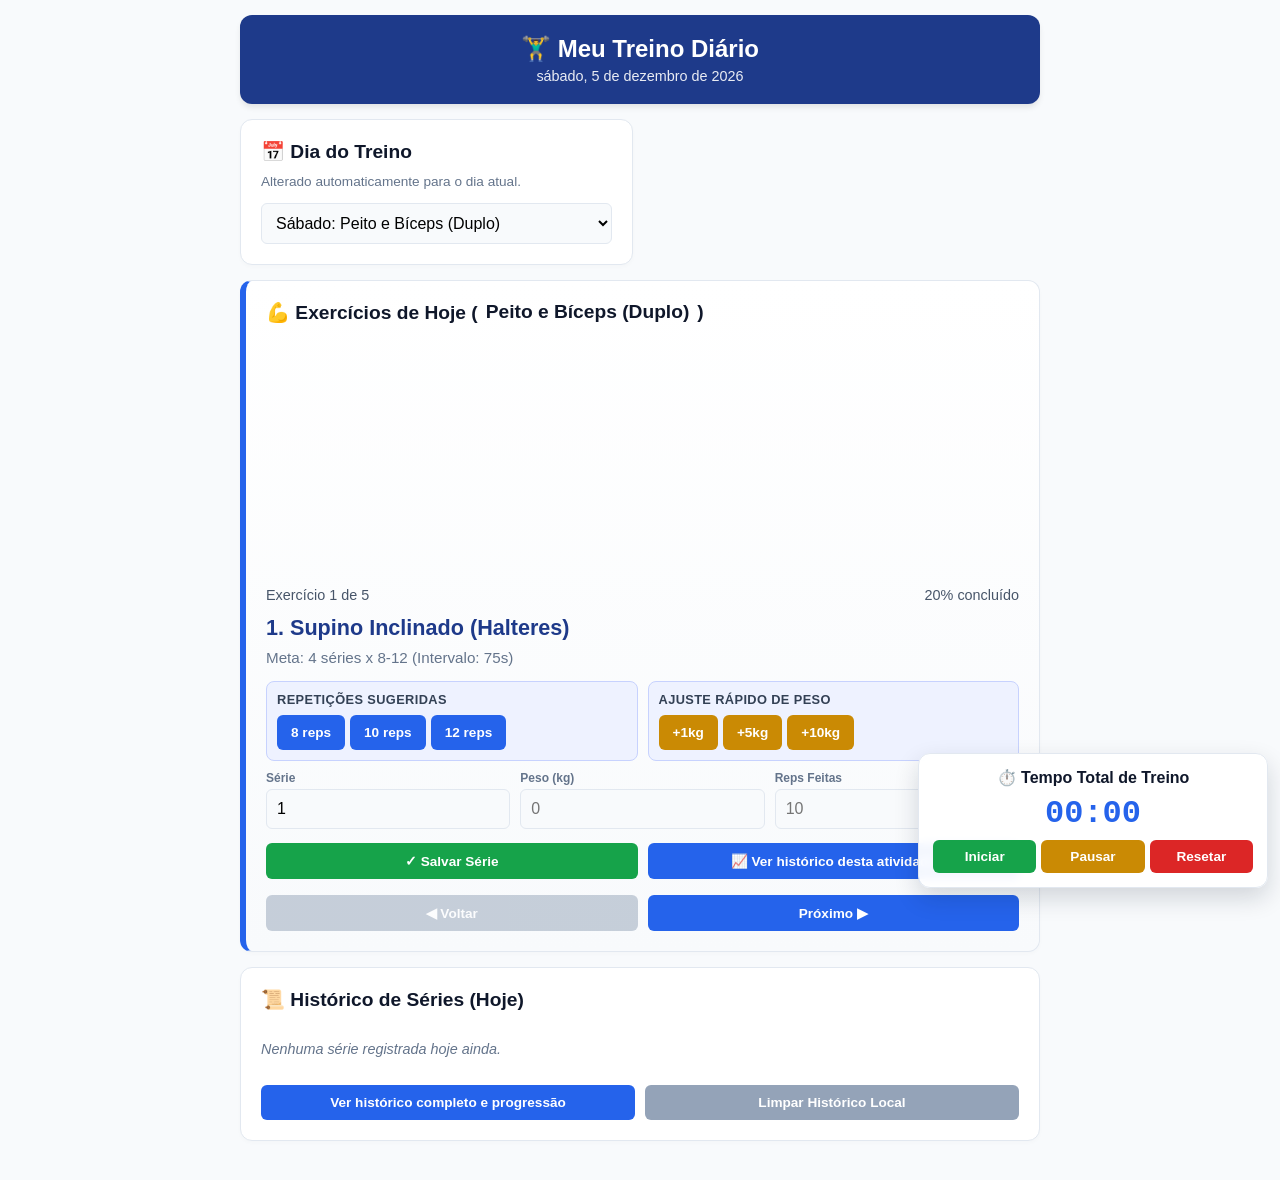
<file: index.html>
<!DOCTYPE html>
<html lang="pt-BR">
<head>
    <meta charset="UTF-8">
    <meta name="viewport" content="width=device-width, initial-scale=1.0">
    <title>Meu Treino Diário — Evolução</title>
    <style>
        :root {
            --primary: #1e3a8a;
            --secondary: #2563eb;
            --success: #16a34a;
            --danger: #dc2626;
            --warning: #ca8a04;
            --background: #f8fafc;
            --surface: #ffffff;
            --text: #0f172a;
            --border: #e2e8f0;
        }

        body {
            font-family: -apple-system, BlinkMacSystemFont, "Segoe UI", Roboto, sans-serif;
            background-color: var(--background);
            color: var(--text);
            margin: 0;
            padding: 15px;
        }

        .hidden { display: none !important; }

        .container {
            max-width: 800px;
            margin: 0 auto;
        }

        header {
            background: var(--primary);
            color: white;
            padding: 20px;
            border-radius: 12px;
            text-align: center;
            margin-bottom: 15px;
            box-shadow: 0 4px 6px -1px rgba(0,0,0,0.1);
        }

        header h1 { margin: 0; font-size: 1.5rem; }
        header p { margin: 5px 0 0 0; opacity: 0.9; font-size: 0.9rem; }

        .card {
            background: var(--surface);
            padding: 20px;
            border-radius: 12px;
            box-shadow: 0 2px 4px rgba(0,0,0,0.02);
            margin-bottom: 15px;
            border: 1px solid var(--border);
        }

        h2 { margin-top: 0; font-size: 1.2rem; display: flex; align-items: center; gap: 8px; }

        .dashboard-grid {
            display: grid;
            grid-template-columns: 1fr;
            gap: 15px;
        }

        @media(min-width: 480px) {
            .dashboard-grid { grid-template-columns: 1fr 1fr; }
        }

        select, input {
            width: 100%;
            padding: 10px;
            border: 1px solid var(--border);
            border-radius: 6px;
            font-size: 1rem;
            background: var(--background);
            box-sizing: border-box;
        }

        body {
            padding-bottom: 170px;
        }

        .floating-timer {
            position: fixed;
            right: 12px;
            bottom: 12px;
            width: min(340px, calc(100vw - 24px));
            padding: 14px;
            border-radius: 12px;
            border: 1px solid var(--border);
            background: rgba(255, 255, 255, 0.95);
            backdrop-filter: blur(4px);
            box-shadow: 0 10px 25px rgba(15, 23, 42, 0.16);
            z-index: 900;
        }

        .floating-timer h2 {
            margin-bottom: 8px;
            font-size: 1rem;
            justify-content: center;
        }

        @media(min-width: 768px) {
            body { padding-bottom: 24px; }
            .floating-timer { width: 320px; }
        }

        .timer-display {
            font-family: monospace;
            font-size: 2rem;
            font-weight: bold;
            color: var(--secondary);
            margin-bottom: 8px;
            text-align: center;
        }
        .btn-group {
            display: flex;
            gap: 5px;
            justify-content: center;
            flex-wrap: wrap;
        }

        .floating-timer .btn-group button {
            flex: 1 1 94px;
            padding: 9px 10px;
        }

        button {
            padding: 10px 14px;
            border: none;
            border-radius: 6px;
            font-weight: bold;
            cursor: pointer;
            font-size: 0.85rem;
            transition: opacity 0.2s;
        }
        button:hover { opacity: 0.9; }
        button:disabled { opacity: 0.5; cursor: not-allowed; }

        .btn-primary { background: var(--secondary); color: white; }
        .btn-success { background: var(--success); color: white; }
        .btn-danger { background: var(--danger); color: white; }
        .btn-warning { background: var(--warning); color: white; }
        .btn-muted { background: #94a3b8; color: white; }

        .exercise-stepper-card {
            min-height: 70vh;
            display: flex;
            flex-direction: column;
            justify-content: space-between;
            border-left: 6px solid var(--secondary);
            background: linear-gradient(180deg, #ffffff 0%, #f8fafc 100%);
        }

        .exercise-progress {
            display: flex;
            justify-content: space-between;
            align-items: center;
            gap: 12px;
            font-size: 0.9rem;
            color: #475569;
            margin-bottom: 12px;
        }

        .exercise-name {
            font-size: 1.35rem;
            font-weight: 700;
            margin-bottom: 8px;
            color: var(--primary);
        }

        .exercise-meta {
            font-size: 0.95rem;
            color: #64748b;
            margin-bottom: 15px;
        }

        .quick-actions {
            display: grid;
            grid-template-columns: 1fr;
            gap: 10px;
            margin-bottom: 10px;
        }

        @media(min-width: 600px) {
            .quick-actions { grid-template-columns: 1fr 1fr; }
        }

        .quick-box {
            background: #eef2ff;
            border: 1px solid #c7d2fe;
            border-radius: 8px;
            padding: 10px;
        }

        .quick-box strong {
            display: block;
            margin-bottom: 8px;
            font-size: 0.8rem;
            text-transform: uppercase;
            color: #334155;
            letter-spacing: 0.03em;
        }

        .quick-box .btn-group { justify-content: flex-start; }

        .log-inputs {
            display: grid;
            grid-template-columns: repeat(3, minmax(0, 1fr));
            gap: 10px;
            align-items: end;
        }

        .log-inputs label {
            display: block;
            font-size: 0.75rem;
            font-weight: bold;
            margin-bottom: 4px;
            color: #64748b;
        }

        .save-row {
            margin-top: 14px;
            display: flex;
            gap: 10px;
            flex-wrap: wrap;
        }

        .save-row button { flex: 1; min-width: 130px; }

        .stepper-controls {
            display: flex;
            justify-content: space-between;
            gap: 10px;
            margin-top: 16px;
        }

        .stepper-controls button { flex: 1; }

        .history-list {
            max-height: 220px;
            overflow-y: auto;
            font-size: 0.9rem;
        }

        .history-item {
            display: flex;
            justify-content: space-between;
            gap: 8px;
            padding: 8px 0;
            border-bottom: 1px solid var(--border);
        }

        .history-item:last-child { border: none; }

        .filter-grid {
            display: grid;
            grid-template-columns: 1fr;
            gap: 10px;
        }

        @media(min-width: 620px) {
            .filter-grid { grid-template-columns: 1fr 1fr 1fr; }
        }

        .progression-card {
            background: #f8fafc;
            border: 1px solid var(--border);
            border-radius: 8px;
            padding: 10px;
            margin-bottom: 8px;
        }

        .progression-card strong { color: var(--primary); }

        #intervalOverlay {
            display: none;
            position: fixed;
            top: 0; left: 0; width: 100%; height: 100%;
            background: rgba(15, 23, 42, 0.9);
            color: white;
            z-index: 1000;
            justify-content: center;
            align-items: center;
            flex-direction: column;
        }

        #intervalCount {
            font-size: 5rem;
            font-family: monospace;
            font-weight: bold;
            color: #38bdf8;
        }
    </style>
</head>
<body>

<div class="container" id="mainScreen">
    <header>
        <h1 id="pageTitle">🏋️‍♂️ Meu Treino Diário</h1>
        <p id="currentDateDisplay">Carregando data...</p>
    </header>

    <div class="dashboard-grid">
        <div class="card">
            <h2>📅 Dia do Treino</h2>
            <p style="font-size: 0.85rem; margin-top:-5px; color:#64748b;">Alterado automaticamente para o dia atual.</p>
            <select id="daySelector">
                <option value="1">Segunda-feira: Peito e Tríceps</option>
                <option value="2">Terça-feira: Costas e Lombar</option>
                <option value="3">Quarta-feira: Bíceps e Antebraço</option>
                <option value="4">Quinta-feira: Pernas e Lombar</option>
                <option value="5">Sexta-feira: Ombros e Tríceps</option>
                <option value="6">Sábado: Peito e Bíceps (Duplo)</option>
                <option value="0">Domingo: Recuperação e Lombar</option>
            </select>
        </div>

    </div>

    <div class="card exercise-stepper-card">
        <h2>💪 Exercícios de Hoje (<span id="muscleGroupTitle">...</span>)</h2>
        <div id="exercisesContainer"></div>
    </div>

    <div class="card">
        <h2>📜 Histórico de Séries (Hoje)</h2>
        <div class="history-list" id="historyLog">
            <p style="color: #64748b; font-style: italic;">Nenhuma série registrada hoje ainda.</p>
        </div>
        <div class="save-row">
            <button class="btn-primary" id="btnOpenHistoryScreen">Ver histórico completo e progressão</button>
            <button class="btn-danger btn-muted" id="btnClearHistory">Limpar Histórico Local</button>
        </div>
    </div>
</div>

<div class="floating-timer" id="floatingTimer">
    <h2>⏱️ Tempo Total de Treino</h2>
    <div class="timer-display" id="workoutTimer">00:00</div>
    <div class="btn-group">
        <button class="btn-success" id="btnStart">Iniciar</button>
        <button class="btn-warning" id="btnPause">Pausar</button>
        <button class="btn-danger" id="btnReset">Resetar</button>
    </div>
</div>

<div class="container hidden" id="historyScreen">
    <header>
        <h1>📈 Histórico e Progressão</h1>
        <p>Visualização completa dos dados salvos no localStorage</p>
    </header>

    <div class="card">
        <h2>🔎 Filtros</h2>
        <div class="filter-grid">
            <div>
                <label for="filterExercise">Exercício</label>
                <select id="filterExercise">
                    <option value="">Todos</option>
                </select>
            </div>
            <div>
                <label for="filterStartDate">Data inicial</label>
                <input type="date" id="filterStartDate">
            </div>
            <div>
                <label for="filterEndDate">Data final</label>
                <input type="date" id="filterEndDate">
            </div>
        </div>
        <div class="save-row">
            <button class="btn-primary" id="btnApplyFilters">Aplicar filtros</button>
            <button class="btn-warning" id="btnClearFilters">Limpar filtros</button>
            <button class="btn-danger" id="btnBackToWorkout">Voltar ao treino</button>
        </div>
    </div>

    <div class="card">
        <h2>📊 Progressão por Exercício</h2>
        <div id="progressionContainer"></div>
    </div>

    <div class="card">
        <h2>🧾 Registros Filtrados</h2>
        <div class="history-list" id="fullHistoryList"></div>
    </div>
</div>

<div id="intervalOverlay">
    <h2 style="color: white; font-size: 1.5rem;">⏱️ DESCANSO ATIVO</h2>
    <p id="intervalExerciseName" style="color: #94a3b8; margin: 0 0 15px 0;"></p>
    <div id="intervalCount">00</div>
    <button class="btn-danger" id="btnSkipInterval" style="margin-top: 20px;">Pular Intervalo</button>
</div>

<script>
    const rotinaTreinos = {
        1: { name: "Peito e Tríceps", exercises: [
            { id: "s1", name: "Supino Reto (Barra ou Halteres)", sets: 4, reps: "8-12", type: "composto" },
            { id: "s2", name: "Crucifixo Inclinado (Halteres)", sets: 3, reps: "8-12", type: "composto" },
            { id: "s3", name: "Tríceps Testa ou Pulley", sets: 4, reps: "8-12", type: "isolado" },
            { id: "s4", name: "Supino Reto com Halteres (Volume)", sets: 3, reps: "10-12", type: "composto" },
            { id: "s5", name: "Tríceps Coice (Polia ou Halteres)", sets: 3, reps: "10-12", type: "isolado" }
        ]},
        2: { name: "Costas e Lombar", exercises: [
            { id: "t1", name: "Levantamento Terra (Deadlift)", sets: 4, reps: "8-12", type: "composto" },
            { id: "t2", name: "Puxada Alta (Pulley) ou Barra Fixa", sets: 3, reps: "8-12", type: "composto" },
            { id: "t3", name: "Remada Curvada (Barra ou Halteres)", sets: 3, reps: "8-12", type: "composto" },
            { id: "t4", name: "Remada Baixa (Triângulo)", sets: 3, reps: "10-12", type: "composto" },
            { id: "t5", name: "Puxada Articulada (Foco em Dorsal)", sets: 3, reps: "10-12", type: "composto" }
        ]},
        3: { name: "Bíceps e Antebraço", exercises: [
            { id: "q1", name: "Rosca Direta (Barra W ou Halteres)", sets: 4, reps: "8-12", type: "isolado" },
            { id: "q2", name: "Rosca Martelo", sets: 3, reps: "8-12", type: "isolado" },
            { id: "q3", name: "Rosca Inversa ou Flexão de Punho", sets: 3, reps: "8-12", type: "isolado" },
            { id: "q4", name: "Rosca Scott (Máquina ou Barra)", sets: 3, reps: "10-12", type: "isolated" },
            { id: "q5", name: "Rosca Concentrada (Halter)", sets: 3, reps: "10-12", type: "isolado" }
        ]},
        4: { name: "Pernas e Lombar", exercises: [
            { id: "qi1", name: "Agachamento Livre (Barra)", sets: 4, reps: "8-12", type: "composto" },
            { id: "qi2", name: "Stiff (Halteres ou Barra)", sets: 3, reps: "8-12", type: "composto" },
            { id: "qi3", name: "Cadeira Extensora", sets: 3, reps: "8-12", type: "isolado" },
            { id: "qi4", name: "Leg Press 45º", sets: 3, reps: "10-12", type: "composto" },
            { id: "qi5", name: "Mesa Flexora (Posteriores)", sets: 3, reps: "10-12", type: "isolado" }
        ]},
        5: { name: "Ombros e Tríceps", exercises: [
            { id: "sx1", name: "Desenvolvimento (Halteres ou Barra)", sets: 3, reps: "8-12", type: "composto" },
            { id: "sx2", name: "Elevação Lateral", sets: 4, reps: "8-12", type: "isolado" },
            { id: "sx3", name: "Tríceps Corda", sets: 3, reps: "8-12", type: "isolado" },
            { id: "sx4", name: "Elevação Frontal (Halteres)", sets: 3, reps: "10-12", type: "isolado" },
            { id: "sx5", name: "Crucifixo Inverso (Ombro Post.)", sets: 3, reps: "10-12", type: "isolado" }
        ]},
        6: { name: "Peito e Bíceps (Duplo)", exercises: [
            { id: "sa1", name: "Supino Inclinado (Halteres)", sets: 4, reps: "8-12", type: "composto" },
            { id: "sa2", name: "Crossover (Polia) ou Peck Deck", sets: 3, reps: "8-12", type: "isolado" },
            { id: "sa3", name: "Rosca Concentrada ou Scott", sets: 4, reps: "8-12", type: "isolado" },
            { id: "sa4", name: "Flexão de Braço (Até a Falha)", sets: 3, reps: "Máximo", type: "composto" },
            { id: "sa5", name: "Rosca Alternada com Halteres", sets: 3, reps: "10-12", type: "isolado" }
        ]},
        0: { name: "Recuperação e Lombar", exercises: [
            { id: "dom1", name: "Prancha Abdominal Prone", sets: 3, reps: "45-60s", type: "isolado" },
            { id: "dom2", name: "Extensão de Lombar (Banco/Chão)", sets: 3, reps: "15 rep", type: "isolado" },
            { id: "dom3", name: "Caminhada na Esteira ou Mobilidade", sets: 1, reps: "15 min", type: "isolado" },
            { id: "dom4", name: "Abdominal Infra (Elevação Pernas)", sets: 3, reps: "15-20", type: "isolado" },
            { id: "dom5", name: "Alongamento Cadeia Posterior", sets: 1, reps: "10 min", type: "isolado" }
        ]}
    };

    let mainTimer = null;
    let workoutSeconds = 0;
    let isRunning = false;

    let intervalTimer = null;
    let intervalSecondsLeft = 0;

    let currentExerciseIndex = 0;
    const workoutDrafts = {};

    const daySelector = document.getElementById('daySelector');
    const muscleGroupTitle = document.getElementById('muscleGroupTitle');
    const exercisesContainer = document.getElementById('exercisesContainer');
    const workoutTimerDisplay = document.getElementById('workoutTimer');
    const historyLog = document.getElementById('historyLog');
    const currentDateDisplay = document.getElementById('currentDateDisplay');
    const mainScreen = document.getElementById('mainScreen');
    const historyScreen = document.getElementById('historyScreen');
    const floatingTimer = document.getElementById('floatingTimer');
    const progressionContainer = document.getElementById('progressionContainer');
    const fullHistoryList = document.getElementById('fullHistoryList');

    const filterExercise = document.getElementById('filterExercise');
    const filterStartDate = document.getElementById('filterStartDate');
    const filterEndDate = document.getElementById('filterEndDate');

    const intervalOverlay = document.getElementById('intervalOverlay');
    const intervalCount = document.getElementById('intervalCount');
    const intervalExerciseName = document.getElementById('intervalExerciseName');

    const dataAtual = new Date();
    const diaSemanaAtual = dataAtual.getDay();

    currentDateDisplay.innerText = dataAtual.toLocaleDateString('pt-BR', {
        weekday: 'long', year: 'numeric', month: 'long', day: 'numeric'
    });

    daySelector.value = diaSemanaAtual;
    daySelector.addEventListener('change', () => {
        currentExerciseIndex = 0;
        renderizarTreinoDoDia();
    });

    function getHistorico() {
        return JSON.parse(localStorage.getItem('historico_treinos_local')) || [];
    }

    function setHistorico(historico) {
        localStorage.setItem('historico_treinos_local', JSON.stringify(historico));
    }

    function parseEntryDate(entry) {
        if (entry.timestamp) {
            const parsed = new Date(entry.timestamp);
            if (!Number.isNaN(parsed.getTime())) return parsed;
        }

        if (!entry.data) return null;

        const [dia, mes, ano] = entry.data.split('/').map(Number);
        if (!dia || !mes || !ano) return null;

        let hora = 0;
        let minuto = 0;
        if (entry.hora) {
            const [h, m] = entry.hora.split(':').map(Number);
            hora = Number.isNaN(h) ? 0 : h;
            minuto = Number.isNaN(m) ? 0 : m;
        }

        return new Date(ano, mes - 1, dia, hora, minuto, 0, 0);
    }

    function normalizarRegistro(entry) {
        const dateObj = parseEntryDate(entry);
        const pesoNumero = Number(entry.peso);
        const repsNumero = Number(entry.reps);

        return {
            ...entry,
            dateObj,
            pesoNumero: Number.isFinite(pesoNumero) ? pesoNumero : 0,
            repsNumero: Number.isFinite(repsNumero) ? repsNumero : 0,
            displayData: entry.data || (dateObj ? dateObj.toLocaleDateString('pt-BR') : '-'),
            displayHora: entry.hora || (dateObj ? dateObj.toLocaleTimeString('pt-BR', { hour: '2-digit', minute: '2-digit' }) : '-')
        };
    }

    function obterRepsSugeridas(repsMeta) {
        if (!repsMeta) return [];

        const faixa = repsMeta.match(/(\d+)\s*-\s*(\d+)/);
        if (faixa) {
            const min = parseInt(faixa[1], 10);
            const max = parseInt(faixa[2], 10);
            const mid = Math.round((min + max) / 2);
            return [...new Set([min, mid, max])];
        }

        const valorUnico = repsMeta.match(/(\d+)/);
        if (valorUnico) {
            return [parseInt(valorUnico[1], 10)];
        }

        return [];
    }

    function renderizarTreinoDoDia() {
        const diaSelecionado = daySelector.value;
        const treino = rotinaTreinos[diaSelecionado];

        muscleGroupTitle.innerText = treino.name;

        if (!treino.exercises.length) {
            exercisesContainer.innerHTML = '<p>Nenhum exercício para este dia.</p>';
            return;
        }

        if (currentExerciseIndex >= treino.exercises.length) {
            currentExerciseIndex = treino.exercises.length - 1;
        }

        const ex = treino.exercises[currentExerciseIndex];
        const draft = workoutDrafts[ex.id] || { set: 1, weight: '', reps: '' };
        const repsSugeridas = obterRepsSugeridas(ex.reps);

        exercisesContainer.innerHTML = `
            <div class="exercise-progress">
                <span>Exercício ${currentExerciseIndex + 1} de ${treino.exercises.length}</span>
                <span>${Math.round(((currentExerciseIndex + 1) / treino.exercises.length) * 100)}% concluído</span>
            </div>

            <div>
                <div class="exercise-name">${currentExerciseIndex + 1}. ${ex.name}</div>
                <div class="exercise-meta">Meta: ${ex.sets} séries x ${ex.reps} (${ex.type === 'composto' ? 'Intervalo: 75s' : 'Intervalo: 50s'})</div>

                <div class="quick-actions">
                    <div class="quick-box">
                        <strong>Repetições sugeridas</strong>
                        <div class="btn-group">
                            ${repsSugeridas.length
                                ? repsSugeridas.map(rep => `<button class="btn-primary rep-suggestion" data-exercise-id="${ex.id}" data-value="${rep}">${rep} reps</button>`).join('')
                                : '<span style="font-size:0.8rem;color:#64748b;">Sem sugestão numérica para este exercício.</span>'}
                        </div>
                    </div>

                    <div class="quick-box">
                        <strong>Ajuste rápido de peso</strong>
                        <div class="btn-group">
                            <button class="btn-warning weight-adjust" data-exercise-id="${ex.id}" data-delta="1">+1kg</button>
                            <button class="btn-warning weight-adjust" data-exercise-id="${ex.id}" data-delta="5">+5kg</button>
                            <button class="btn-warning weight-adjust" data-exercise-id="${ex.id}" data-delta="10">+10kg</button>
                        </div>
                    </div>
                </div>

                <div class="log-inputs">
                    <div>
                        <label>Série</label>
                        <input type="number" id="set-${ex.id}" value="${draft.set}" min="1" data-field="set" data-exercise-id="${ex.id}">
                    </div>
                    <div>
                        <label>Peso (kg)</label>
                        <input type="number" id="weight-${ex.id}" value="${draft.weight}" placeholder="0" min="0" step="0.5" data-field="weight" data-exercise-id="${ex.id}">
                    </div>
                    <div>
                        <label>Reps Feitas</label>
                        <input type="number" id="reps-${ex.id}" value="${draft.reps}" placeholder="10" min="0" data-field="reps" data-exercise-id="${ex.id}">
                    </div>
                </div>

                <div class="save-row">
                    <button class="btn-success save-current" data-exercise-id="${ex.id}" data-exercise-name="${ex.name}" data-exercise-type="${ex.type}">✓ Salvar Série</button>
                    <button class="btn-primary view-current-history" data-exercise-name="${ex.name}">📈 Ver histórico desta atividade</button>
                </div>

                <div class="stepper-controls">
                    <button class="btn-muted step-prev" ${currentExerciseIndex === 0 ? 'disabled' : ''}>◀ Voltar</button>
                    <button class="btn-primary step-next" ${currentExerciseIndex === treino.exercises.length - 1 ? 'disabled' : ''}>Próximo ▶</button>
                </div>
            </div>
        `;
    }

    window.salvarSerie = function(id, name, type) {
        const serieInput = document.getElementById(`set-${id}`);
        const pesoInput = document.getElementById(`weight-${id}`);
        const repsInput = document.getElementById(`reps-${id}`);

        if (!serieInput || !pesoInput || !repsInput) return;

        const serie = serieInput.value;
        const peso = pesoInput.value || "0";
        const reps = repsInput.value || "0";

        if (peso === "0" && reps === "0") {
            alert("Por favor, informe o peso ou as repetições realizadas.");
            return;
        }

        const now = new Date();
        const logEntry = {
            data: now.toLocaleDateString('pt-BR'),
            hora: now.toLocaleTimeString('pt-BR', { hour: '2-digit', minute: '2-digit' }),
            timestamp: now.toISOString(),
            exercicio: name,
            serie,
            peso,
            reps
        };

        const historico = getHistorico();
        historico.unshift(logEntry);
        setHistorico(historico);

        const nextSet = parseInt(serie, 10) + 1;
        workoutDrafts[id] = {
            set: Number.isNaN(nextSet) ? 1 : nextSet,
            weight: pesoInput.value,
            reps: ''
        };

        carregarHistóricoVisual();

        if (!historyScreen.classList.contains('hidden')) {
            preencherFiltroExercicios();
            aplicarFiltrosHistorico();
        }

        const tempoDescanso = (type === 'composto') ? 75 : 50;
        dispararIntervalo(tempoDescanso, name);

        renderizarTreinoDoDia();
    };

    exercisesContainer.addEventListener('input', (event) => {
        const target = event.target;
        if (!target || !target.dataset.exerciseId || !target.dataset.field) return;

        const exerciseId = target.dataset.exerciseId;
        workoutDrafts[exerciseId] = workoutDrafts[exerciseId] || { set: 1, weight: '', reps: '' };
        workoutDrafts[exerciseId][target.dataset.field] = target.value;
    });

    exercisesContainer.addEventListener('click', (event) => {
        const btn = event.target.closest('button');
        if (!btn) return;

        if (btn.classList.contains('step-prev')) {
            if (currentExerciseIndex > 0) {
                currentExerciseIndex--;
                renderizarTreinoDoDia();
            }
            return;
        }

        if (btn.classList.contains('step-next')) {
            const treino = rotinaTreinos[daySelector.value];
            if (currentExerciseIndex < treino.exercises.length - 1) {
                currentExerciseIndex++;
                renderizarTreinoDoDia();
            }
            return;
        }

        if (btn.classList.contains('rep-suggestion')) {
            const exerciseId = btn.dataset.exerciseId;
            const repsInput = document.getElementById(`reps-${exerciseId}`);
            if (repsInput) {
                repsInput.value = btn.dataset.value;
                workoutDrafts[exerciseId] = workoutDrafts[exerciseId] || { set: 1, weight: '', reps: '' };
                workoutDrafts[exerciseId].reps = btn.dataset.value;
            }
            return;
        }

        if (btn.classList.contains('weight-adjust')) {
            const exerciseId = btn.dataset.exerciseId;
            const weightInput = document.getElementById(`weight-${exerciseId}`);
            if (!weightInput) return;

            const current = parseFloat(weightInput.value || '0');
            const delta = parseFloat(btn.dataset.delta || '0');
            const next = Math.max(0, current + delta);
            weightInput.value = String(next);
            workoutDrafts[exerciseId] = workoutDrafts[exerciseId] || { set: 1, weight: '', reps: '' };
            workoutDrafts[exerciseId].weight = String(next);
            return;
        }

        if (btn.classList.contains('save-current')) {
            salvarSerie(btn.dataset.exerciseId, btn.dataset.exerciseName, btn.dataset.exerciseType);
            return;
        }

        if (btn.classList.contains('view-current-history')) {
            abrirTelaHistoricoPorExercicio(btn.dataset.exerciseName);
        }
    });

    function dispararIntervalo(segundos, nomeEx) {
        clearInterval(intervalTimer);
        intervalSecondsLeft = segundos;
        intervalExerciseName.innerText = `Próxima série de: ${nomeEx}`;
        intervalOverlay.style.display = "flex";

        intervalCount.innerText = intervalSecondsLeft;

        intervalTimer = setInterval(() => {
            intervalSecondsLeft--;
            intervalCount.innerText = intervalSecondsLeft;

            if (intervalSecondsLeft <= 0) {
                fecharIntervalo();
                if (window.tunes) { try { new AudioContext().createOscillator().start(); } catch (e) {} }
            }
        }, 1000);
    }

    function fecharIntervalo() {
        clearInterval(intervalTimer);
        intervalOverlay.style.display = "none";
    }

    document.getElementById('btnSkipInterval').addEventListener('click', fecharIntervalo);

    function carregarHistóricoVisual() {
        const historico = getHistorico();
        historyLog.innerHTML = "";

        const hojeStr = new Date().toLocaleDateString('pt-BR');
        const filtradoHoje = historico.filter(item => item.data === hojeStr);

        if (filtradoHoje.length === 0) {
            historyLog.innerHTML = `<p style="color: #64748b; font-style: italic;">Nenhuma série registrada hoje ainda.</p>`;
            return;
        }

        filtradoHoje.forEach(item => {
            const div = document.createElement('div');
            div.className = "history-item";
            div.innerHTML = `
                <span><b>${item.hora}</b> - ${item.exercicio} (Série ${item.serie}º)</span>
                <span><b>${item.peso} kg</b> x ${item.reps} reps</span>
            `;
            historyLog.appendChild(div);
        });
    }

    function preencherFiltroExercicios(exercicioSelecionado = '') {
        const historico = getHistorico();
        const exercicios = [...new Set(historico.map(item => item.exercicio).filter(Boolean))].sort((a, b) => a.localeCompare(b, 'pt-BR'));
        const alvo = exercicioSelecionado || filterExercise.value;

        filterExercise.innerHTML = '<option value="">Todos</option>';
        exercicios.forEach(ex => {
            const option = document.createElement('option');
            option.value = ex;
            option.innerText = ex;
            filterExercise.appendChild(option);
        });

        if (exercicioSelecionado && !exercicios.includes(exercicioSelecionado)) {
            const customOption = document.createElement('option');
            customOption.value = exercicioSelecionado;
            customOption.innerText = exercicioSelecionado;
            filterExercise.appendChild(customOption);
        }

        const existe = exercicios.includes(alvo) || alvo === exercicioSelecionado;
        filterExercise.value = existe ? alvo : '';
    }

    function aplicarFiltrosHistorico() {
        const exercicio = filterExercise.value;
        const inicio = filterStartDate.value ? new Date(`${filterStartDate.value}T00:00:00`) : null;
        const fim = filterEndDate.value ? new Date(`${filterEndDate.value}T23:59:59`) : null;

        const filtrado = getHistorico()
            .map(normalizarRegistro)
            .filter(item => item.dateObj)
            .filter(item => !exercicio || item.exercicio === exercicio)
            .filter(item => !inicio || item.dateObj >= inicio)
            .filter(item => !fim || item.dateObj <= fim)
            .sort((a, b) => b.dateObj - a.dateObj);

        renderizarProgressao(filtrado);
        renderizarListaCompleta(filtrado);
    }

    function renderizarProgressao(registros) {
        progressionContainer.innerHTML = '';

        if (!registros.length) {
            progressionContainer.innerHTML = '<p style="color:#64748b;font-style:italic;">Sem dados para os filtros selecionados.</p>';
            return;
        }

        const grupos = registros.reduce((acc, item) => {
            if (!acc[item.exercicio]) acc[item.exercicio] = [];
            acc[item.exercicio].push(item);
            return acc;
        }, {});

        Object.entries(grupos)
            .sort(([a], [b]) => a.localeCompare(b, 'pt-BR'))
            .forEach(([exercicio, itens]) => {
                const ordem = [...itens].sort((a, b) => a.dateObj - b.dateObj);
                const primeiro = ordem[0];
                const ultimo = ordem[ordem.length - 1];
                const deltaPeso = ultimo.pesoNumero - primeiro.pesoNumero;
                const deltaReps = ultimo.repsNumero - primeiro.repsNumero;
                const maxPeso = Math.max(...itens.map(i => i.pesoNumero));

                const card = document.createElement('div');
                card.className = 'progression-card';
                card.innerHTML = `
                    <strong>${exercicio}</strong><br>
                    Registros: ${itens.length}<br>
                    Peso máx.: ${maxPeso} kg<br>
                    Evolução de peso: ${primeiro.pesoNumero}kg → ${ultimo.pesoNumero}kg (${deltaPeso >= 0 ? '+' : ''}${deltaPeso.toFixed(1)}kg)<br>
                    Evolução de reps: ${primeiro.repsNumero} → ${ultimo.repsNumero} (${deltaReps >= 0 ? '+' : ''}${deltaReps})
                `;
                progressionContainer.appendChild(card);
            });
    }

    function renderizarListaCompleta(registros) {
        fullHistoryList.innerHTML = '';

        if (!registros.length) {
            fullHistoryList.innerHTML = '<p style="color:#64748b;font-style:italic;">Nenhum registro encontrado.</p>';
            return;
        }

        registros.forEach(item => {
            const div = document.createElement('div');
            div.className = 'history-item';
            div.innerHTML = `
                <span><b>${item.displayData} ${item.displayHora}</b> - ${item.exercicio} (Série ${item.serie}º)</span>
                <span><b>${item.peso} kg</b> x ${item.reps} reps</span>
            `;
            fullHistoryList.appendChild(div);
        });
    }

    function abrirTelaHistorico() {
        mainScreen.classList.add('hidden');
        historyScreen.classList.remove('hidden');
        floatingTimer.classList.add('hidden');
        preencherFiltroExercicios();
        aplicarFiltrosHistorico();
    }

    function abrirTelaHistoricoPorExercicio(exercicio) {
        if (!exercicio) {
            abrirTelaHistorico();
            return;
        }
        mainScreen.classList.add('hidden');
        historyScreen.classList.remove('hidden');
        floatingTimer.classList.add('hidden');
        filterStartDate.value = '';
        filterEndDate.value = '';
        preencherFiltroExercicios(exercicio);
        filterExercise.value = exercicio;
        aplicarFiltrosHistorico();
    }

    function voltarTelaTreino() {
        historyScreen.classList.add('hidden');
        mainScreen.classList.remove('hidden');
        floatingTimer.classList.remove('hidden');
    }

    document.getElementById('btnOpenHistoryScreen').addEventListener('click', abrirTelaHistorico);
    document.getElementById('btnBackToWorkout').addEventListener('click', voltarTelaTreino);
    document.getElementById('btnApplyFilters').addEventListener('click', aplicarFiltrosHistorico);

    document.getElementById('btnClearFilters').addEventListener('click', () => {
        filterExercise.value = '';
        filterStartDate.value = '';
        filterEndDate.value = '';
        aplicarFiltrosHistorico();
    });

    document.getElementById('btnStart').addEventListener('click', () => {
        if (isRunning) return;
        isRunning = true;

        mainTimer = setInterval(() => {
            workoutSeconds++;
            const mins = String(Math.floor(workoutSeconds / 60)).padStart(2, '0');
            const secs = String(workoutSeconds % 60).padStart(2, '0');
            workoutTimerDisplay.innerText = `${mins}:${secs}`;

            if (workoutSeconds >= 1800) {
                workoutTimerDisplay.style.color = "var(--danger)";
            }
        }, 1000);
    });

    document.getElementById('btnPause').addEventListener('click', () => {
        clearInterval(mainTimer);
        isRunning = false;
    });

    document.getElementById('btnReset').addEventListener('click', () => {
        clearInterval(mainTimer);
        isRunning = false;
        workoutSeconds = 0;
        workoutTimerDisplay.innerText = "00:00";
        workoutTimerDisplay.style.color = "var(--secondary)";
    });

    document.getElementById('btnClearHistory').addEventListener('click', () => {
        if (confirm("Tem certeza que deseja apagar os registros salvos neste navegador?")) {
            localStorage.removeItem('historico_treinos_local');
            carregarHistóricoVisual();
            preencherFiltroExercicios();
            aplicarFiltrosHistorico();
        }
    });

    renderizarTreinoDoDia();
    carregarHistóricoVisual();
</script>

</body>
</html>
</file>
